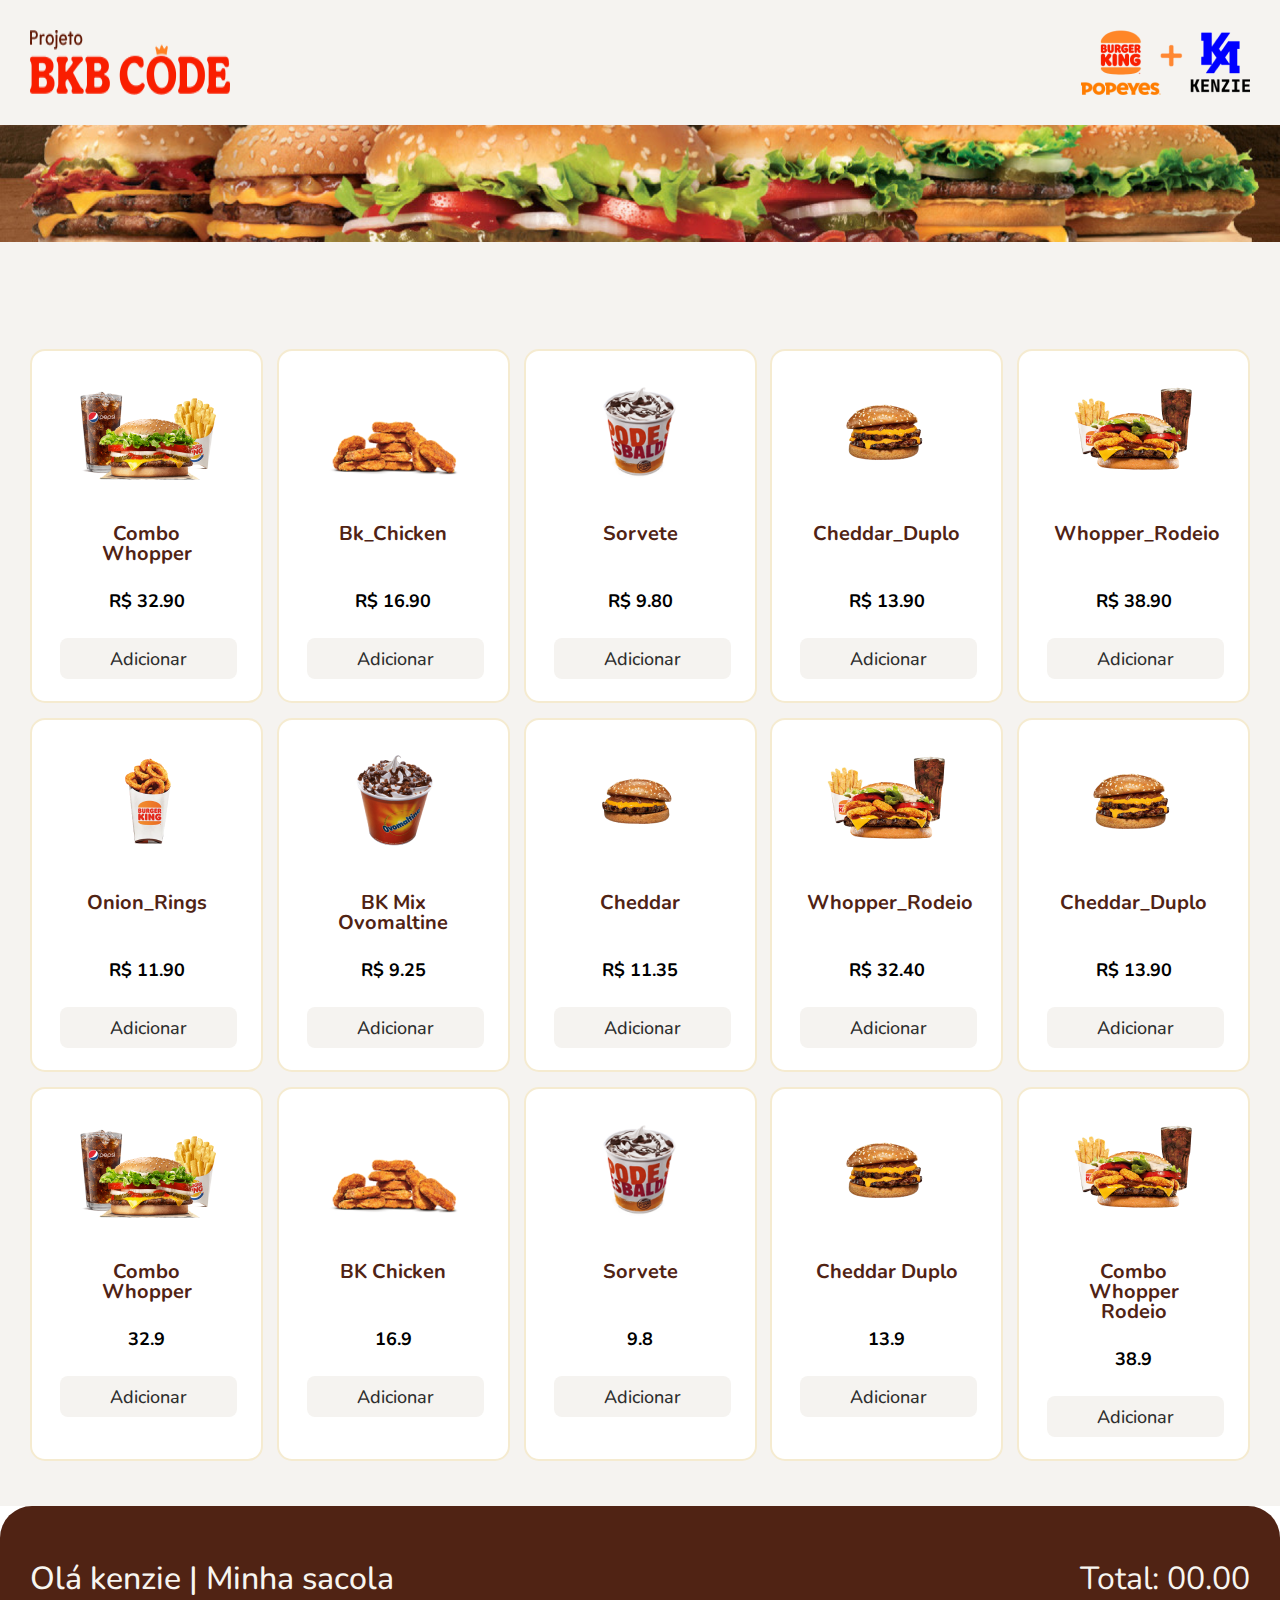
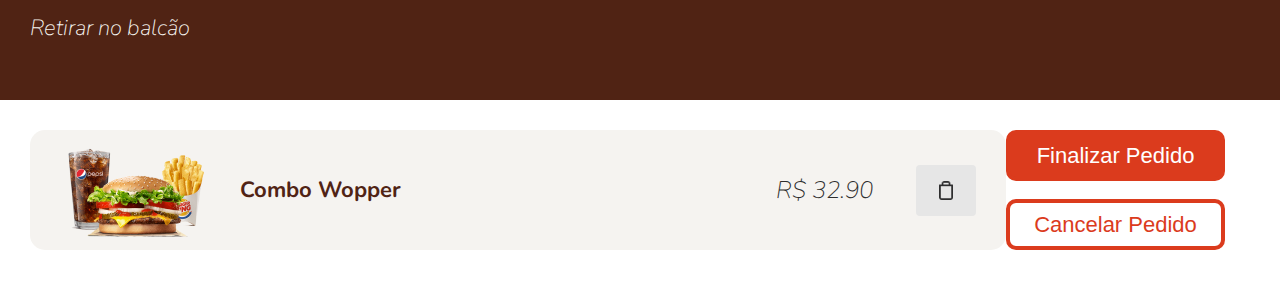
<file: index.html>
<!DOCTYPE html>
<html lang="pt-BR">
    <head>
    <meta charset="UTF-8">
    <meta http-equiv="X-UA-Compatible" content="IE=edge">
    <meta name="viewport" content="width=device-width, initial-scale=1.0">
        <!-- IMPORTANDO CSS -->
    <link rel="preconnect" href="https://fonts.googleapis.com">
    <link rel="preconnect" href="https://fonts.gstatic.com" crossorigin>
    <link href="https://fonts.googleapis.com/css2?family=Nunito:ital,wght@0,200;0,300;0,400;0,500;0,600;0,700;1,200;1,300;1,400;1,500;1,600&family=Open+Sans:wght@300;400;700&display=swap" rel="stylesheet">
    <link rel="stylesheet" href="./src/css/reset.css">
    <link rel="stylesheet" href="./src/css/style.css">
    <title>Live - BKV + Kenzie</title>
</head>

    <body>
        
            <!-- CABEÇALHO -->
            <header class="cabecalho">
                <!-- CONTAINER PARA CENRALIZAR ELEMENTOS NOCENTRO -->
                <div class="container">
                    <img id="logo" src="./src/assets/Projeto BKB Code 1.png" alt="Projeto BKB Code">
                    <img src="./src/assets/Logos 1.png" alt="Logo BKB + kenzie">
                </div>

            </header>
            
            <main>

                <!-- SEÇÃO DE BANNER -->
                    <section class="banner">
                        <img src="./src/assets/banner.png" alt="Banner com hamburgueres">
                    </section>
                

                <!-- SEÇÃO DE PRODUTOS -->
                 <section class="secaoProdutos">

                    <div class="container">
                 <!-- LISTA DE PRODUTOS-->
                 <ul class="produtosLista">

                    <!-- ITEM DE PRODUTOS -->
                    <li class="cardProduto">
                        <img src="./src/assets/combo_whopper.png" alt="combor whopper">
                        <h3>Combo Whopper</h3>
                        <p>R$ 32.90</p>
                        <button type="button">Adicionar</button>
                    </li>

                    <!-- ITEM DE PRODUTOS -->
                    <li class="cardProduto">
                        <img src="./src/assets/bk_chicken.png" alt="bk_chicken">
                        <h3>Bk_Chicken</h3>
                        <p>R$ 16.90</p>
                        <button type="button">Adicionar</button>
                    </li>

                    <!-- ITEM DE PRODUTOS -->
                    <li class="cardProduto">
                        <img src="./src/assets/sorvete.png" alt="sorvete">
                        <h3>Sorvete</h3>
                        <p>R$ 9.80</p>
                        <button type="button">Adicionar</button>
                    </li>

                    <!-- ITEM DE PRODUTOS -->
                    <li class="cardProduto">
                        <img src="./src/assets/cheddar_duplo.png" alt="cheddar_duplo">
                        <h3>Cheddar_Duplo</h3>
                        <p>R$ 13.90</p>
                        <button type="button">Adicionar</button>
                    </li>

                    <!-- ITEM DE PRODUTOS -->
                    <li class="cardProduto"> 
                        <img src="./src/assets/whopper_rodeio.png" alt="Whopper_rodeio">
                        <h3>Whopper_Rodeio</h3>
                        <p>R$ 38.90</p>
                        <button type="button">Adicionar</button>
                    </li>

                    <li class="cardProduto">
                        <img src="./src/assets/onion_rings.png" alt="onion_rings">
                        <h3>Onion_Rings</h3>
                        <p>R$ 11.90</p>
                        <button type="button">Adicionar</button>
                    </li>

                    <li class="cardProduto">
                        <img src="./src/assets/bk_mix.png" alt="BK Mix Ovomaltine">
                        <h3>BK Mix Ovomaltine</h3>
                        <p>R$ 9.25</p>
                        <button type="button">Adicionar</button>
                    </li>

                    <li class="cardProduto">
                        <img src="./src/assets/cheddar.png" alt="Cheddar">
                        <h3>Cheddar</h3>
                        <p>R$ 11.35</p>
                        <button type="button">Adicionar</button>
                    </li>

                    <li class="cardProduto">
                        <img src="./src/assets/whopper_rodeio.png" alt="whopper_rodeio">
                        <h3>Whopper_Rodeio</h3>
                        <p>R$ 32.40</p>
                        <button type="button">Adicionar</button>
                    </li>
                    <li class="cardProduto">
                        <img src="./src/assets/cheddar_duplo.png" alt="cheddar_duplo">
                        <h3>Cheddar_Duplo</h3>
                        <p>R$ 13.90</p>
                        <button type="button">Adicionar</button>
                    </li>
                   </ul>
                </div>
                 </section>
            </main>

            <!-- RODAPÉ -->
            <footer class="rodape">

                <!-- SEÇÃO CARRINHO -->
                <section class="carrinho">

                    <!-- CABEÇALHO INFORMAÇÕES DO USUÁRIO -->
                    <header class="infoResumo">
                            <div class="container">
                            <!-- INFORMAÇÕES DE USUÁRIO -->
                            <div class="infoUsuario">
                                <h3>Olá kenzie | Minha sacola</h3>
                                <p>Retirar no balcão</p>
                            </div>

                            <!--  INFORMAÇÕES DE PREÇO TOTAL-->
                            <p class="infoPreço">Total: 00.00</p>
                        </div>
                    </header>

                    <div class="container">
                    <!-- LISTA/RESUMO DE PRODUTOS -->
                    <div class="resumoPedido">
                  
                        <ul class="ListaProdutos">
                            
                        <li class="cardProduto">
                            <!-- NOME/FOTO PRODUTO -->
                            <div class="infoNome">
                                <img src="./src/assets/combo_whopper.png" alt="Combo Wopper">
                                <p>Combo Wopper</p>
                            </div>

                            <!-- PREÇO PRODUTO -->
                            <div class="infoPreco">
                                <p>R$ 32.90</p>
                                <button>
                                   <img src="./src/assets/lixo.png" alt="Lixo para remover produto">
                                </button>
                              </div>
                            </li>
                        </ul>
                    </div>
                  
                  <!-- BOTÕES PARA FINALIZAR/CANCELAR O PEDIDO -->
                    <div class="btnFinalizarPedido">
                        <button type="button">Finalizar Pedido</button>
                        <button type="button">Cancelar Pedido</button>
                    </div>
                  </div>
                </section> 
        </footer>

        <script src="./src/js/prdutos.js"></script>
        <script src="./src/js/script.js"></script>
    </body>
</html>
</file>
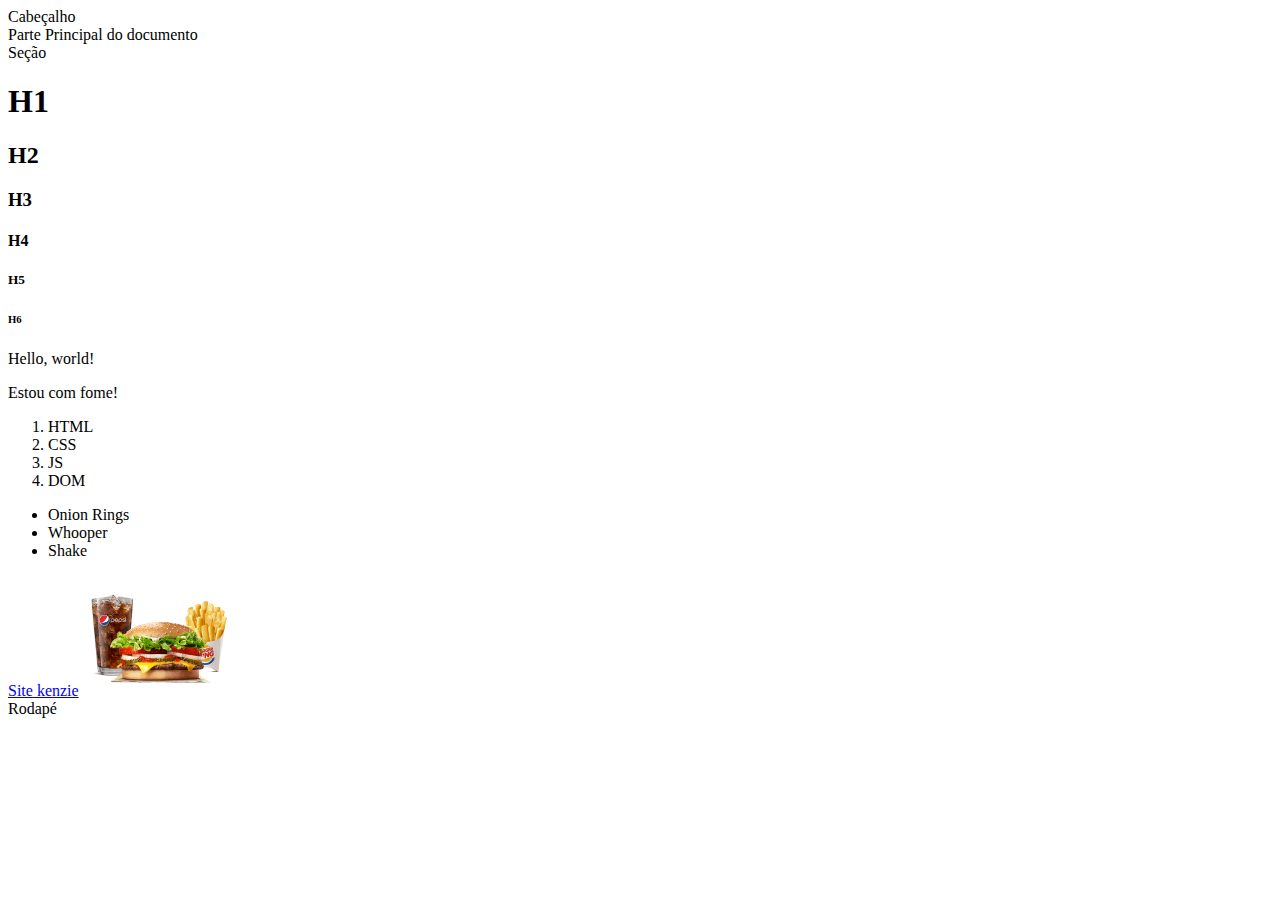
<file: aula.html>
<!DOCTYPE html>
<html lang="pt-BR">
<head>
    <meta charset="UTF-8">
    <meta http-equiv="X-UA-Compatible" content="IE=edge">
    <meta name="viewport" content="width=<device-width>, initial-scale=1.0">
    <title>Aula HTML</title>
</head>
<body>
    <!-- HEADER / CABEÇALHO -->
    <header>Cabeçalho</header>
     
        <!-- MAIN  /PRINCIPAL -->
        <main> 
            Parte Principal do documento
        
        <!-- SECTION / SEÇÃO -->
        <section>Seção</section>

        <!-- DIV / DIVISÃO -->
        <div>
            <!-- TÍTULO / HEADING -->
            <h1>H1</h1>
            <h2>H2</h2>
            <h3>H3</h3>
            <h4>H4</h4>
            <h5>H5</h5>
            <h6>H6</h6>
        </div>

        <!-- SPAN -->
        <p>Hello, <span>world!</span></p>

        <!-- PARÁGRAFO / PARAGRAPHS-->
        <p>Estou com fome!</p>

        <!-- LISTAS / LIST -->
        <!--ordered list / Lista ordenadas -->
        <ol>
            <li>HTML</li>
            <li>CSS</li>
            <li>JS</li>
            <LI>DOM</LI>
        </ol>
    
        <!-- unorderesd list / Lista não ordenadas -->
        <ul>
            <li>Onion Rings</li>
            <li>Whooper</li>
            <li>Shake</li>
        </ul>

        <!--ANCHOR / ÃNCORA -->
        <a href="https://kenzie.com.br">Site kenzie</a>

        <!-- IMAGE / IMAGEM -->
        <img src="./src/assets/combo_whopper.png"  alt="combo whopper">

    </main> 
    <!-- FOOTER / RODAPÉ -->
    <footer>Rodapé</footer>
</body>
</html>
</file>
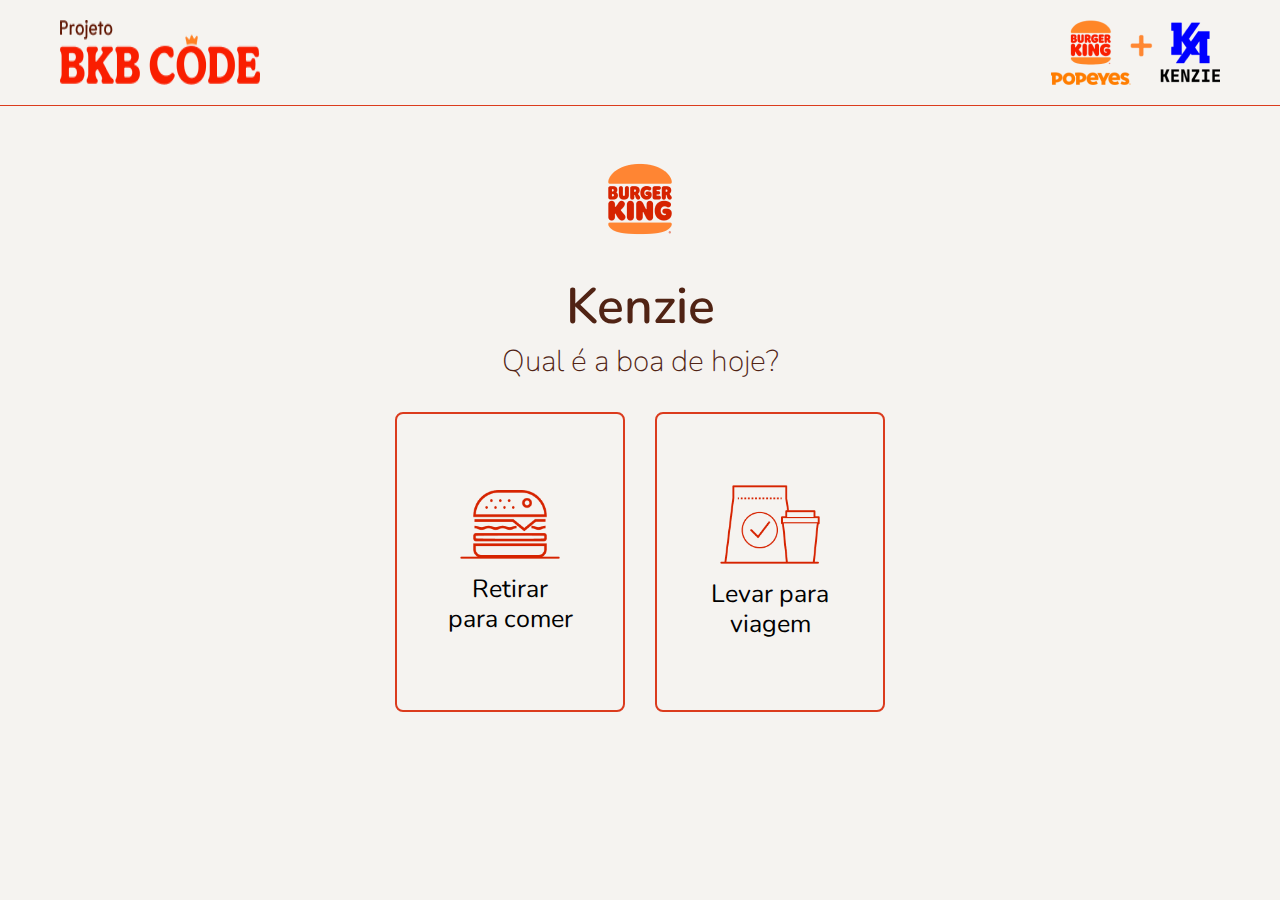
<file: bk_totem.html>
<!DOCTYPE html>
<html lang="en">
<head>
    <meta charset="UTF-8">
    <meta http-equiv="X-UA-Compatible" content="IE=edge">
    <meta name="viewport" content="width=device-width, initial-scale=1.0">
    <link rel="preconnect" href="https://fonts.googleapis.com">
    <link rel="preconnect" href="https://fonts.gstatic.com" crossorigin>
    <link href="https://fonts.googleapis.com/css2?family=Nunito:ital,wght@0,200;0,300;0,400;0,500;0,600;0,700;1,200;1,300;1,400;1,500;1,600&family=Open+Sans:wght@300;400;700&display=swap" rel="stylesheet">
    <link rel="stylesheet" href="./src/css/reset.css">
    <link rel="stylesheet" href="./src/css/bk_totem.css">
    <title>Live - BKV + Kenzie</title>
</head>
<body>
    <header class="cabecalho">
        <div class="container">
            <img src="./src/assets/Projeto BKB Code 1.png" alt="Projeto BKB Code Logo">
            <img src="./src/assets/Logos 1.png" alt="Logo BKV + Kenzie">
        </div>
    </header>

    <main id="container_principal">
        <img src="./src/assets/bk_logo.png" alt="BK Logo Hamburguer">

        <div id="container_titulo"> 
            <h1>Kenzie</h1>
            <p>Qual é a boa de hoje?</p>
        </div> 

        <section id="section_opcoes">
            <div>
                <img src="./src/assets/hamburguer.png" alt="Imagem de um hamburguer">
                <p>Retirar para comer</p>
            </div>
            <div>
            <img src="./src/assets/sacola.png" alt="Imagem de uma sacola com um copo para viagem">
            <p>Levar para viagem</p>
        </div>
        </section>
    </main>
</body>
</html>
</file>
<file: src/css/style.css>
body{
    background-color: #F5F3F0;
    font-family: 'Nunito', sans-serif;
}
.container{
    max-width: 1330px;
    margin: 0 auto;
    padding:30px;
}
    
.cabecalho .container{
    display: flex;
    justify-content: space-between;
}


.banner img{
    width: 100%;
}

.secaoProdutos{
    padding-top: 74px;
}
.secaoProdutos .produtosLista{
    display: flex;
    flex-wrap: wrap;
    justify-content: space-between;
}
.secaoProdutos .cardProduto{
    background-color: #fff;
    width: 233px;
    text-align: center;
    padding: 22px 28px;
    border: 2px  solid #f5ebd0;
    border-radius: 15px; margin-bottom: 15px;

}
.secaoProdutos .cardProduto img{}
.secaoProdutos .cardProduto h3{
    color: #502314;
    font-size: 20px;
    font-weight: 700;
    margin: 28px auto;
    min-height: 40px;
    max-width: 160px;
    
    
}
.secaoProdutos .cardProduto p{
    color: black;
    font-size: 18px;
    font-weight: 700;
    margin: 28px;
}
.secaoProdutos .cardProduto button{
    background: #F5F3F0;
    border: none;
    border-radius: 8px;
    width: 177px;
    height: 41px;
    color: #2D2D2D;
    font-weight: 500;
    font-size: 18px;
    cursor: pointer;
    font-family: 'Nunito', sans-serif;
}

/* RODAPÉ */
.carrinho .infoResumo{
    background: #502314;
    border-radius: 32PX 32PX 0PX 0px;
    padding: 27px 0px;
}
.carrinho .container{
    display: flex;
    justify-content: space-between;
   
}
.carrinho {
    background-color: #fff;
}
.carrinho .infoUsuario H3{
   font-weight: 500;
   font-size: 32px;
   color: #f7f5f0; 
   margin-bottom: 18px;
}
.carrinho .infoUsuario P{
    font-style: italic;
    font-weight: 200;
    font-size: 22px;
    line-height: 30px;
    color: #f7f5f0;
}
.carrinho .infoResumo .infoPreço{
    font-weight: 400;
    font-size: 32px;
    color: #f7f5f0; 
}
.carrinho .resumoPedido{
    width: 80%;
}
.carrinho .resumoPedido .ListaProdutos li{}
.carrinho .resumoPedido .cardProduto{
    background: #F5F3F0;
    border-radius: 15px;
    display: flex;
    justify-content: space-between;
    align-items: center;
    align-items: center;
    padding: 0 30px;
}

.carrinho .resumoPedido .cardProduto .infoNome{
    display: flex;
    justify-content: space-between;
    align-items: center;
}
.carrinho .resumoPedido .cardProduto .infoNome img{
    width: 150px;
}
.carrinho .resumoPedido .cardProduto .infoNome p{
    font-weight: 700;
    font-size: 22px;
    color: #502314;
    margin-left: 30px;
}

.carrinho .resumoPedido .cardProduto .infoPreco{ 
    display: flex;
    justify-content: space-between;
    align-items: center;
}
.carrinho .resumoPedido .cardProduto .infoPreco p{
    font-style: italic;
    font-weight: 200;
    font-size: 24px;
    color: #2D2D2D;
}
.carrinho .resumoPedido .cardProduto .infoPreco img{
    width: 14px;
}
.carrinho .resumoPedido .cardProduto .infoPreco button{
    background: #E6E6E6;
    border-radius: 4px;
    border: none;
    display: flex;
    justify-content: center;
    align-items: center;
    width: 60px;
    height: 51px;
    margin-left: 43px;
    cursor: pointer;
}

.btnFinalizarPedido{
    width: 20%;
}
.btnFinalizarPedido button{
    width: 219px;
    height: 51px;
    background: #DB3B1D;
    border: 4px solid #DB3B1D;
    border-radius: 10px;
    text-align: center;
    font-weight: 400;
    font-size: 22px;
    color: #FFFFFF;
    cursor: pointer;
    margin-bottom: 18px;
}
.btnFinalizarPedido button ~ button{
    background: #fff;
    border: 4px solid #DB3B1D;
    color: #DB3B1D;
}
</file>
<file: src/css/bk_totem.css>
body {
    background-color: #F5F3F0;
    font-family: 'Nunito', sans-serif;
}

.cabecalho {
    border-bottom: 1px solid #db3b1d;
}

.cabecalho .container {
  display: flex;
  justify-content: space-between;
}

.container {
  max-width: 1330px;
  margin: 0 auto;
  padding: 20px 60px;
}

#container_principal {
  display: flex;
  flex-direction: column;
  justify-content: center;
  align-items: center;
  padding: 30px 0;
}

#container_pricncipal > img{
  width: 110px;
  margin-bottom: 10px;
}

#container_titulo{
    color: #502314;
    display: flex;
    flex-direction: column;
    align-items: center;
    margin: 20px 0;
}

#container_titulo h1 {
   font-weight: 600;
   font-size: 50px;
   margin-bottom: 15px;
}

#container_titulo > p {
    font-weight: 200;
    font-size: 30px;
}

#section_opcoes {
    display: flex;
}

#section_opcoes > div {
    border: 2px solid #db3b1d;
    border-radius: 8px;
    margin: 15px;
    height: 300px;
    width: 230px;
    display: flex;
    flex-direction: column;
    align-items: center;
    justify-content: center;

}
#section_opcoes > div > img {
    width: 100px;
    margin-bottom: 15px;
}
#section_opcoes > div > p {
    color #db3b1d;
    font: italic;
    font-weight: 200px;
    font-size: 25px;
    width: 130px;
    text-align: center;
    line-height: 30px;
}
</file>
